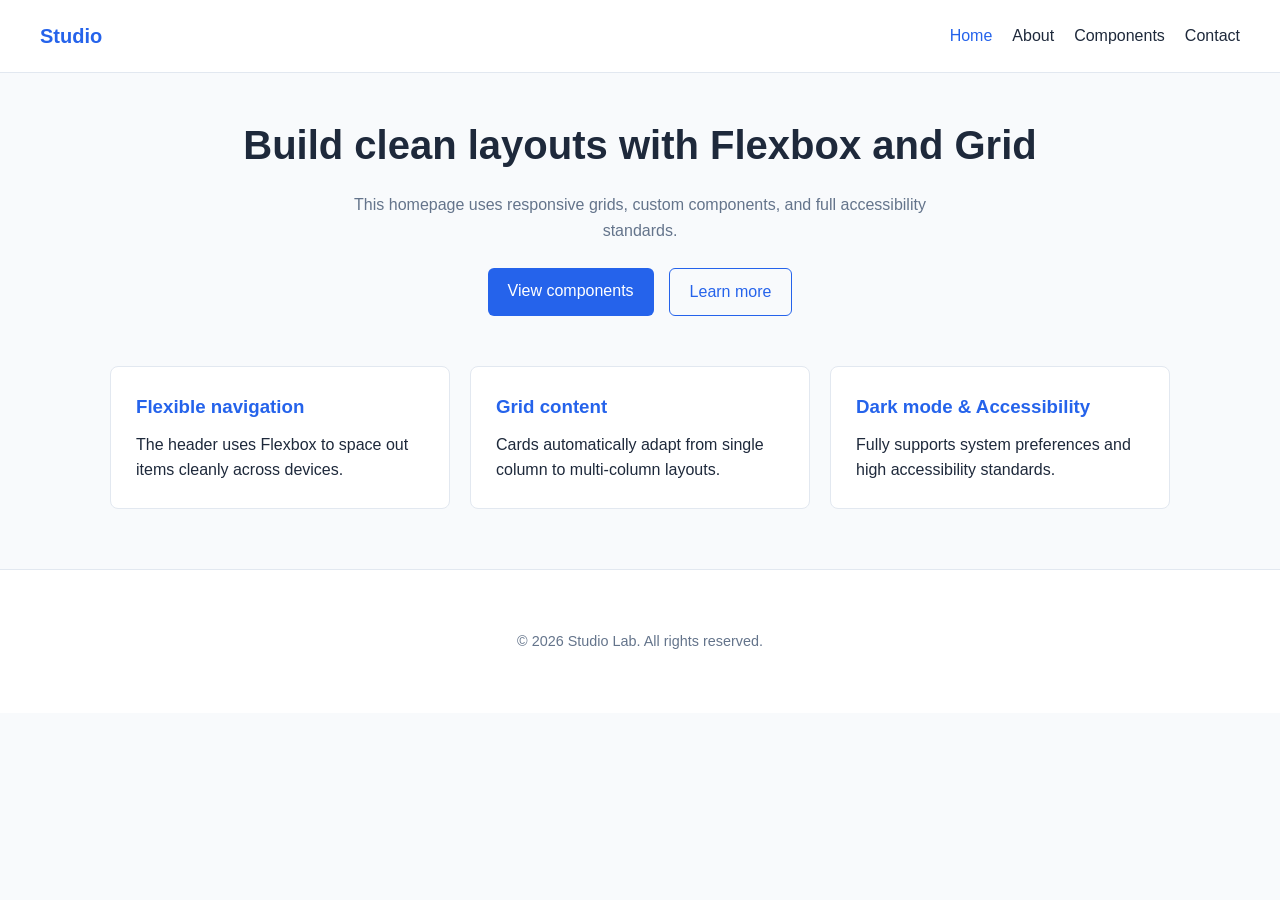
<file: index.html>
<!DOCTYPE html>
<html lang="en">
<head>
    <meta charset="UTF-8">
    <meta name="viewport" content="width=device-width, initial-scale=1.0">
    <title>Studio - Home</title>
    <link rel="stylesheet" href="CSS/styles.css">
</head>
<body>

    <header class="site-header">
        <a class="logo" href="index.html">Studio</a>
        <nav>
            <ul>
                <li><a class="active" href="index.html">Home</a></li>
                <li><a href="about.html">About</a></li>
                <li><a href="components.html">Components</a></li>
                <li><a href="contact.html">Contact</a></li>
            </ul>
        </nav>
    </header>

    <main class="container">
        <section class="hero">
            <h1>Build clean layouts with Flexbox and Grid</h1>
            <p>This homepage uses responsive grids, custom components, and full accessibility standards.</p>
            <div class="actions">
                <a class="btn" href="components.html">View components</a>
                <a class="btn btn-outline" href="about.html">Learn more</a>
            </div>
        </section>

        <section class="grid">
            <article class="card">
                <h3>Flexible navigation</h3>
                <p>The header uses Flexbox to space out items cleanly across devices.</p>
            </article>
            <article class="card">
                <h3>Grid content</h3>
                <p>Cards automatically adapt from single column to multi-column layouts.</p>
            </article>
            <article class="card">
                <h3>Dark mode & Accessibility</h3>
                <p>Fully supports system preferences and high accessibility standards.</p>
            </article>
        </section>
    </main>

    <footer class="site-footer">
        <div class="container"> &copy; 2026 Studio Lab. All rights reserved.</div>
    </footer>

</body>
</html>
</file>
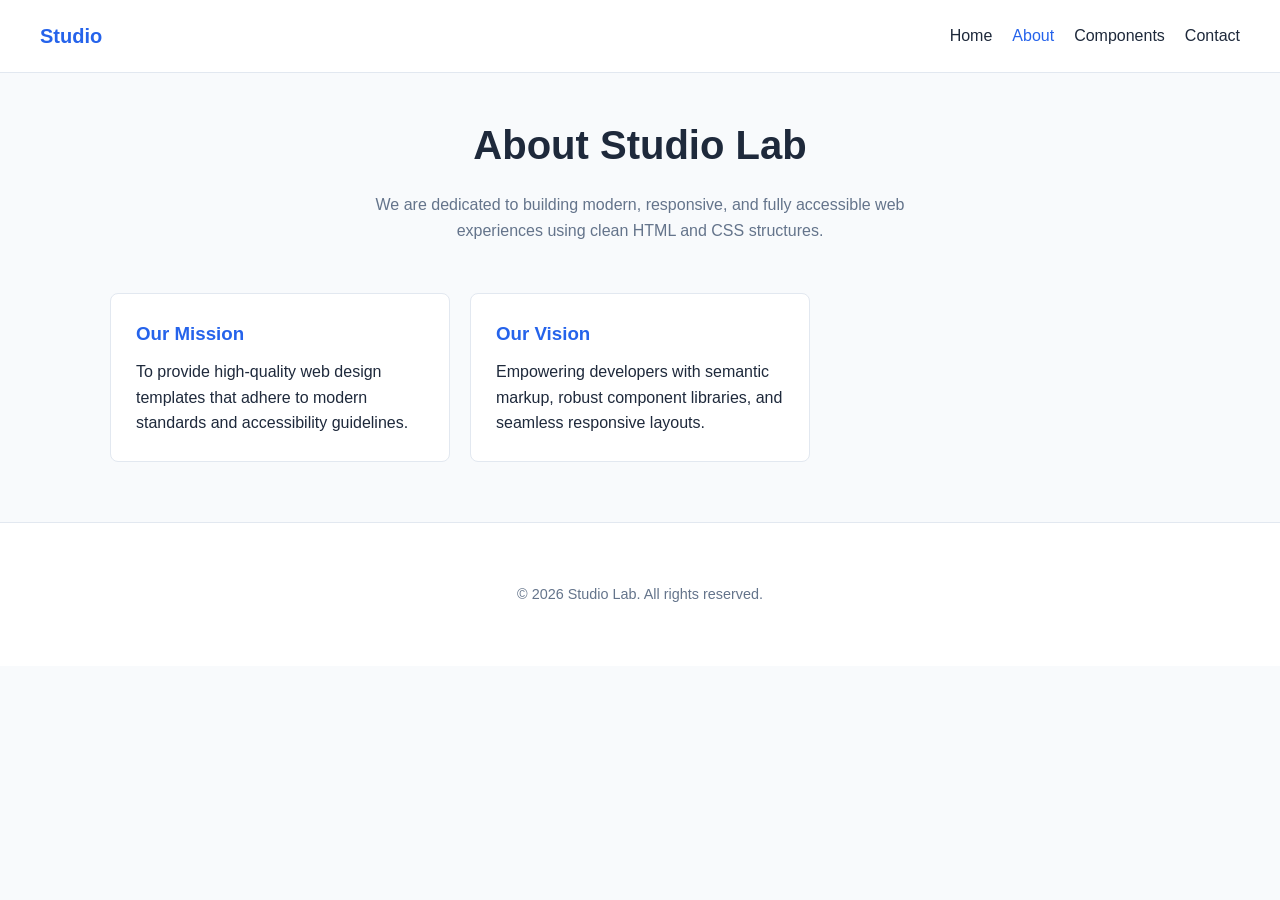
<file: about.html>
<!DOCTYPE html>
<html lang="en">
<head>
    <meta charset="UTF-8">
    <meta name="viewport" content="width=device-width, initial-scale=1.0">
    <title>Studio - About</title>
    <link rel="stylesheet" href="CSS/styles.css">
</head>
<body>

    <header class="site-header">
        <a class="logo" href="index.html">Studio</a>
        <nav>
            <ul>
                <li><a href="index.html">Home</a></li>
                <li><a class="active" href="about.html">About</a></li>
                <li><a href="components.html">Components</a></li>
                <li><a href="contact.html">Contact</a></li>
            </ul>
        </nav>
    </header>

    <main class="container">
        <section class="hero">
            <h1>About Studio Lab</h1>
            <p>We are dedicated to building modern, responsive, and fully accessible web experiences using clean HTML and CSS structures.</p>
        </section>

        <section class="grid">
            <article class="card">
                <h3>Our Mission</h3>
                <p>To provide high-quality web design templates that adhere to modern standards and accessibility guidelines.</p>
            </article>
            <article class="card">
                <h3>Our Vision</h3>
                <p>Empowering developers with semantic markup, robust component libraries, and seamless responsive layouts.</p>
            </article>
        </section>
    </main>

    <footer class="site-footer">
        <div class="container">&copy; 2026 Studio Lab. All rights reserved.</div>
    </footer>

</body>
</html>
</file>
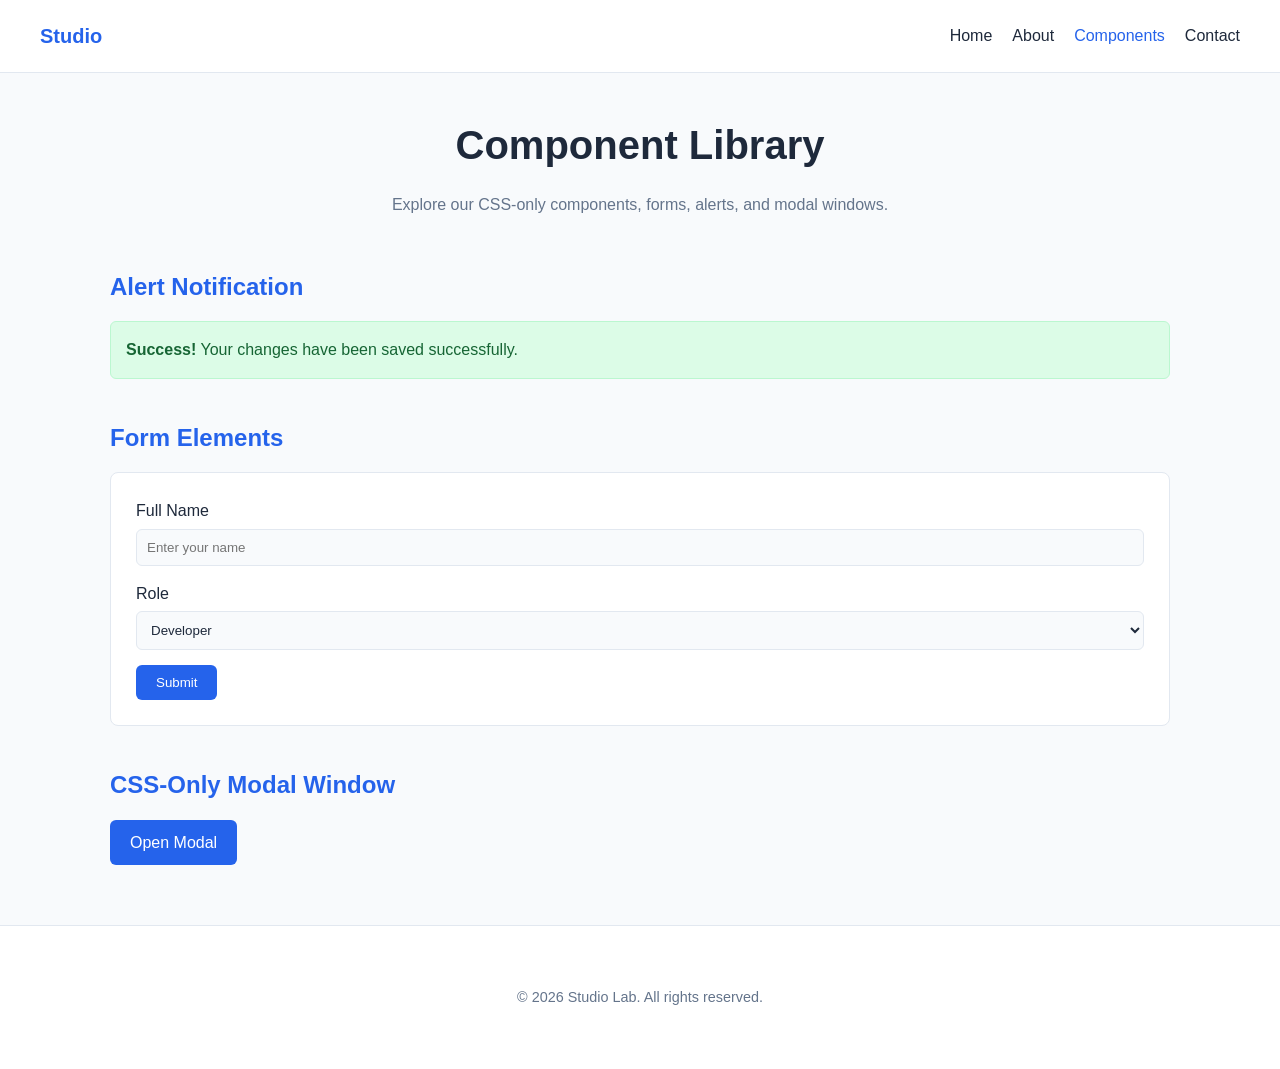
<file: components.html>
<!DOCTYPE html>
<html lang="en">
<head>
    <meta charset="UTF-8">
    <meta name="viewport" content="width=device-width, initial-scale=1.0">
    <title>Studio - Components</title>
    <link rel="stylesheet" href="CSS/styles.css">
</head>
<body>

    <header class="site-header">
        <a class="logo" href="index.html">Studio</a>
        <nav>
            <ul>
                <li><a href="index.html">Home</a></li>
                <li><a href="about.html">About</a></li>
                <li><a class="active" href="components.html">Components</a></li>
                <li><a href="contact.html">Contact</a></li>
            </ul>
        </nav>
    </header>

    <main class="container">
        <section class="hero">
            <h1>Component Library</h1>
            <p>Explore our CSS-only components, forms, alerts, and modal windows.</p>
        </section>

        <!-- Alert / Notification Component -->
        <section class="section">
            <h2>Alert Notification</h2>
            <div class="alert alert-success">
                <strong>Success!</strong> Your changes have been saved successfully.
            </div>
        </section>

        <!-- Form Elements Component -->
        <section class="section">
            <h2>Form Elements</h2>
            <form class="custom-form">
                <div class="form-group">
                    <label for="name">Full Name</label>
                    <input type="text" id="name" name="name" placeholder="Enter your name">
                </div>
                <div class="form-group">
                    <label for="role">Role</label>
                    <select id="role" name="role">
                        <option value="developer">Developer</option>
                        <option value="designer">Designer</option>
                    </select>
                </div>
                <button type="submit" class="btn">Submit</button>
            </form>
        </section>

        <!-- CSS-Only Modal Component -->
        <section class="section">
            <h2>CSS-Only Modal Window</h2>
            <a href="#open-modal" class="btn">Open Modal</a>
            
            <div id="open-modal" class="modal-overlay">
                <div class="modal-box">
                    <h3>Modal Title</h3>
                    <p>This modal window is built entirely using CSS without any JavaScript!</p>
                    <a href="#close" class="btn modal-close">Close</a>
                </div>
            </div>
        </section>
    </main>

    <footer class="site-footer">
        <div class="container">&copy; 2026 Studio Lab. All rights reserved.</div>
    </footer>

</body>
</html>
</file>
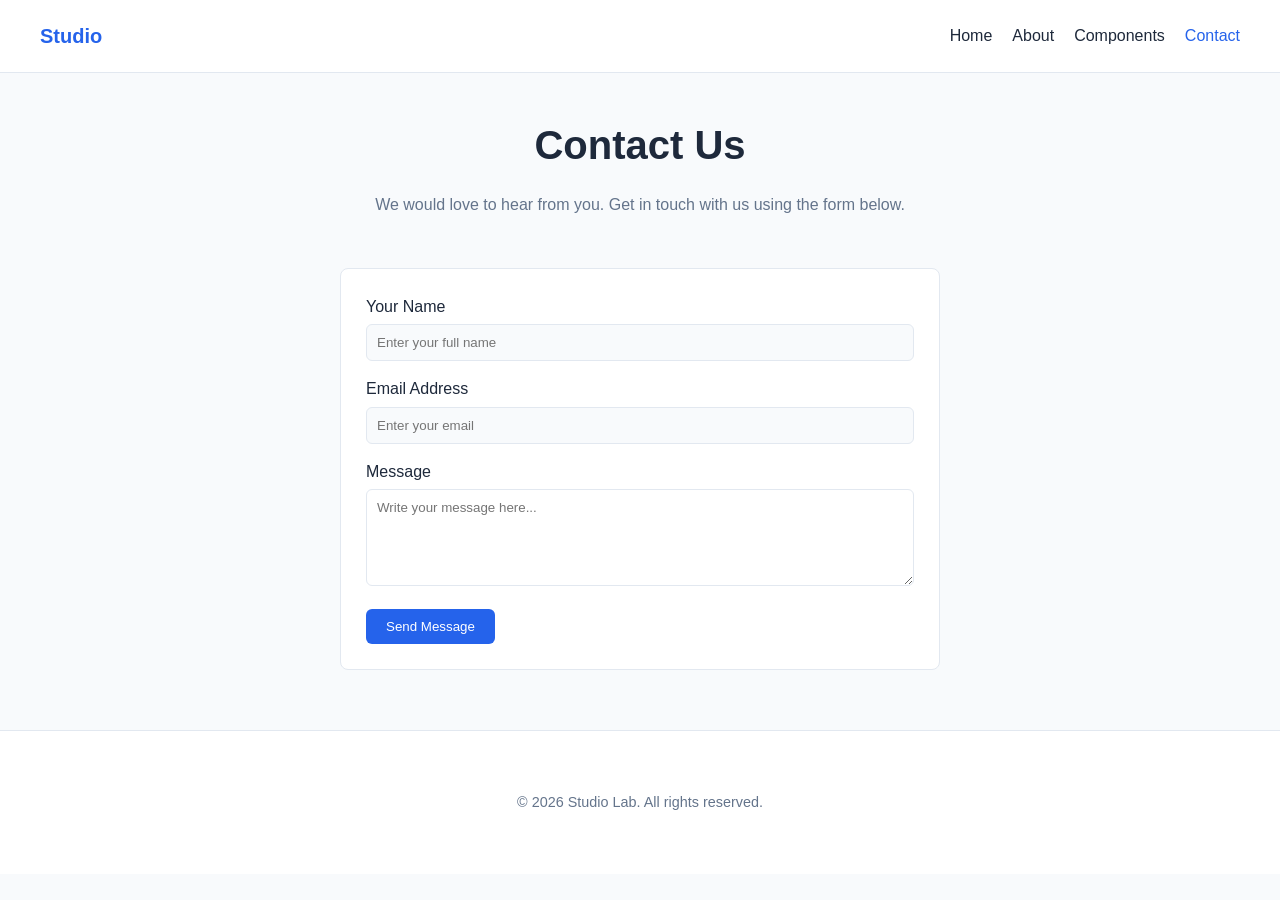
<file: contact.html>
<!DOCTYPE html>
<html lang="en">
<head>
    <meta charset="UTF-8">
    <meta name="viewport" content="width=device-width, initial-scale=1.0">
    <title>Studio - Contact</title>
    <link rel="stylesheet" href="CSS/styles.css">
</head>
<body>

    <header class="site-header">
        <a class="logo" href="index.html">Studio</a>
        <nav>
            <ul>
                <li><a href="index.html">Home</a></li>
                <li><a href="about.html">About</a></li>
                <li><a href="components.html">Components</a></li>
                <li><a class="active" href="contact.html">Contact</a></li>
            </ul>
        </nav>
    </header>

    <main class="container">
        <section class="hero">
            <h1>Contact Us</h1>
            <p>We would love to hear from you. Get in touch with us using the form below.</p>
        </section>

        <section class="section" style="max-width: 600px; margin: 0 auto;">
            <form class="custom-form">
                <div class="form-group">
                    <label for="contact-name">Your Name</label>
                    <input type="text" id="contact-name" name="name" placeholder="Enter your full name" required>
                </div>
                <div class="form-group">
                    <label for="contact-email">Email Address</label>
                    <input type="email" id="contact-email" name="email" placeholder="Enter your email" required>
                </div>
                <div class="form-group">
                    <label for="contact-message">Message</label>
                    <textarea id="contact-message" name="message" rows="5" placeholder="Write your message here..." required style="width: 100%; padding: 10px; border: 1px solid var(--border); border-radius: 6px; font-family: inherit;"></textarea>
                </div>
                <button type="submit" class="btn">Send Message</button>
            </form>
        </section>
    </main>

    <footer class="site-footer">
        <div class="container">&copy; 2026 Studio Lab. All rights reserved.</div>
    </footer>

</body>
</html>
</file>
<file: CSS/styles.css>
:root {
  --primary: #2563eb;
  --bg: #f8fafc;
  --text: #1e293b;
  --card-bg: #ffffff;
  --border: #e2e8f0;
}

/* Dark Mode Support */
@media (prefers-color-scheme: dark) {
  :root {
    --primary: #3b82f6;
    --bg: #0f172a;
    --text: #f8fafc;
    --card-bg: #1e293b;
    --border: #334155;
  }
}

* {
  box-sizing: border-box;
  margin: 0;
  padding: 0;
}

body {
  font-family: Arial, sans-serif;
  background-color: var(--bg);
  color: var(--text);
  line-height: 1.6;
}

.site-header {
  display: flex;
  justify-content: space-between;
  align-items: center;
  padding: 20px 40px;
  background: var(--card-bg);
  border-bottom: 1px solid var(--border);
}

.logo {
  font-weight: bold;
  font-size: 1.25rem;
  color: var(--primary);
  text-decoration: none;
}

nav ul {
  display: flex;
  list-style: none;
  gap: 20px;
}

nav a {
  text-decoration: none;
  color: var(--text);
  font-weight: 500;
}

nav a.active, nav a:hover {
  color: var(--primary);
}

.container {
  max-width: 1100px;
  margin: 40px auto;
  padding: 0 20px;
}

.hero {
  text-align: center;
  margin-bottom: 50px;
}

.hero h1 {
  font-size: 2.5rem;
  margin-bottom: 15px;
}

.hero p {
  color: #64748b;
  max-width: 600px;
  margin: 0 auto 25px auto;
}

.actions {
  display: flex;
  justify-content: center;
  gap: 15px;
}

.btn {
  display: inline-block;
  padding: 10px 20px;
  background-color: var(--primary);
  color: white;
  border-radius: 6px;
  text-decoration: none;
  font-weight: 500;
  border: none;
  cursor: pointer;
  text-align: center;
}

.btn:hover {
  opacity: 0.9;
}

.btn-outline {
  background-color: transparent;
  color: var(--primary);
  border: 1px solid var(--primary);
}

/* Responsive Grid: Default (Mobile) = 1 Column */
.grid {
  display: grid;
  grid-template-columns: 1fr;
  gap: 20px;
}

/* Tablet Screen: 2 Columns */
@media (min-width: 600px) {
  .grid {
    grid-template-columns: repeat(2, 1fr);
  }
}

/* Desktop Screen: 3 Columns */
@media (min-width: 900px) {
  .grid {
    grid-template-columns: repeat(3, 1fr);
  }
}

.card {
  background: var(--card-bg);
  padding: 25px;
  border-radius: 8px;
  border: 1px solid var(--border);
}

.card h3 {
  margin-bottom: 10px;
  color: var(--primary);
}

.section {
  margin-bottom: 40px;
}

.section h2 {
  margin-bottom: 15px;
  color: var(--primary);
}

/* Alert Component */
.alert {
  padding: 15px;
  border-radius: 6px;
  margin-bottom: 20px;
}

.alert-success {
  background-color: #dcfce7;
  color: #166534;
  border: 1px solid #bbf7d0;
}

/* Form Styles */
.custom-form {
  background: var(--card-bg);
  padding: 25px;
  border-radius: 8px;
  border: 1px solid var(--border);
}

.form-group {
  margin-bottom: 15px;
}

.form-group label {
  display: block;
  margin-bottom: 5px;
  font-weight: 500;
}

.form-group input,
.form-group select {
  width: 100%;
  padding: 10px;
  border: 1px solid var(--border);
  border-radius: 6px;
  background: var(--bg);
  color: var(--text);
  font-family: inherit;
}

/* CSS-Only Modal */
.modal-overlay {
  position: fixed;
  top: 0;
  left: 0;
  width: 100%;
  height: 100%;
  background: rgba(0, 0, 0, 0.5);
  display: flex;
  justify-content: center;
  align-items: center;
  visibility: hidden;
  opacity: 0;
  transition: opacity 0.3s ease;
  z-index: 1000;
}

.modal-overlay:target {
  visibility: visible;
  opacity: 1;
}

.modal-box {
  background: var(--card-bg);
  padding: 30px;
  border-radius: 8px;
  width: 90%;
  max-width: 400px;
  border: 1px solid var(--border);
  box-shadow: 0 4px 6px rgba(0, 0, 0, 0.1);
  position: relative;
}

.modal-box h3 {
  margin-bottom: 10px;
  color: var(--primary);
}

.modal-box p {
  margin-bottom: 20px;
}

.modal-close {
  display: inline-block;
  background-color: #dc2626;
  color: white;
}

.site-footer {
  margin-top: 60px;
  text-align: center;
  padding: 20px;
  background: var(--card-bg);
  border-top: 1px solid var(--border);
  font-size: 0.9rem;
  color: #64748b;
}
</file>
